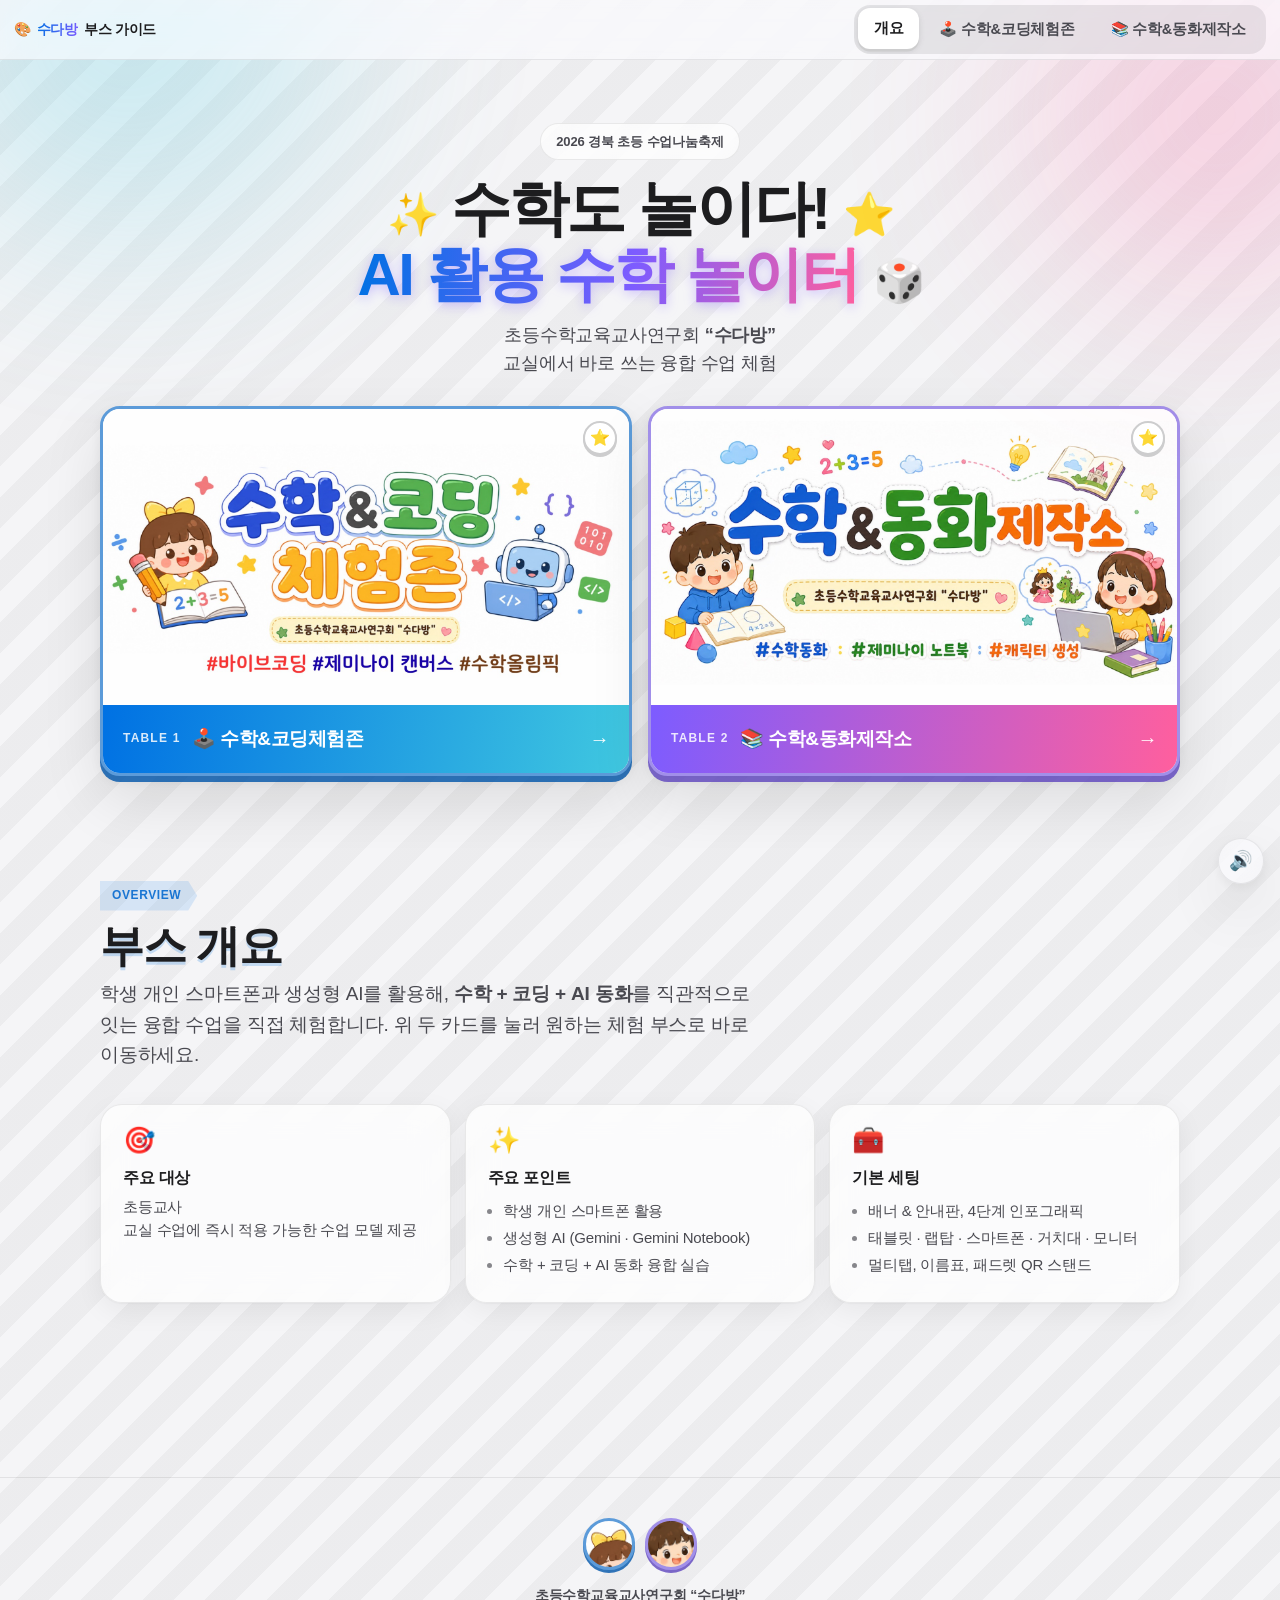
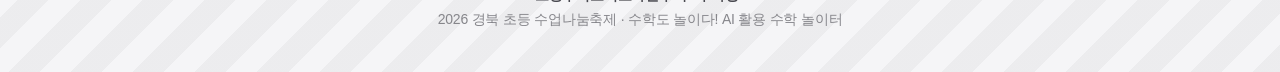
<file: index.html>
<!DOCTYPE html>
<html lang="ko">
<head>
<meta charset="UTF-8">
<meta name="viewport" content="width=device-width, initial-scale=1, viewport-fit=cover">
<meta name="theme-color" content="#f5f5f7" media="(prefers-color-scheme: light)">
<meta name="theme-color" content="#000000" media="(prefers-color-scheme: dark)">
<title>수학도 놀이다! AI 활용 수학 놀이터 · 수다방 부스 가이드</title>
<meta name="description" content="2026 경북 초등 수업나눔축제 · 초등수학교육교사연구회 수다방 부스 안내 가이드">
<link rel="icon" href="data:image/svg+xml,<svg xmlns='http://www.w3.org/2000/svg' viewBox='0 0 100 100'><text y='.9em' font-size='90'>🎨</text></svg>">
<link rel="stylesheet" href="css/site.css">
</head>
<body>

<!-- ══════════ NAV ══════════ -->
<nav class="nav">
  <div class="nav__brand">🎨 <b>수다방</b> <span>부스 가이드</span></div>
  <div class="nav__seg">
    <a href="index.html" class="on" data-sfx="nav">개요</a>
    <a href="table1.html" data-sfx="nav">🕹️ 수학&amp;코딩체험존</a>
    <a href="table2.html" data-sfx="nav">📚 수학&amp;동화제작소</a>
  </div>
</nav>

<!-- ══════════ HERO ══════════ -->
<header class="hero">
  <div class="wrap">
    <div class="hero__badge">2026 경북 초등 수업나눔축제</div>
    <h1><span class="sparkle sparkle--1" aria-hidden="true">✨</span> 수학도 놀이다! <span class="sparkle sparkle--2" aria-hidden="true">⭐</span><br><em>AI 활용 수학 놀이터</em> <span class="sparkle sparkle--3" aria-hidden="true">🎲</span></h1>
    <p>초등수학교육교사연구회 <strong>“수다방”</strong><br>교실에서 바로 쓰는 융합 수업 체험</p>
    <div class="hero__cards">
      <a class="hcard hcard--1" href="table1.html" data-sfx="tap">
        <span class="hcard__star" aria-hidden="true">⭐</span>
        <img src="img/hero-table1.jpg" alt="수학&코딩체험존" width="1600" height="900">
        <span class="hcard__b"><b>TABLE 1</b>🕹️ 수학&amp;코딩체험존<i>→</i></span>
      </a>
      <a class="hcard hcard--2" href="table2.html" data-sfx="tap">
        <span class="hcard__star" aria-hidden="true">⭐</span>
        <img src="img/hero-table2.jpg" alt="수학&동화제작소" width="1600" height="900">
        <span class="hcard__b"><b>TABLE 2</b>📚 수학&amp;동화제작소<i>→</i></span>
      </a>
    </div>
  </div>
</header>

<!-- ══════════ 개요 ══════════ -->
<section class="sec sec--tight" id="overview">
  <div class="wrap">
    <p class="eyebrow rv">Overview</p>
    <h2 class="rv">부스 개요</h2>
    <p class="lede rv">학생 개인 스마트폰과 생성형 AI를 활용해, <strong>수학 + 코딩 + AI 동화</strong>를 직관적으로 잇는 융합 수업을 직접 체험합니다. 위 두 카드를 눌러 원하는 체험 부스로 바로 이동하세요.</p>

    <div class="grid rv">
      <div class="card">
        <span class="card__ico">🎯</span>
        <h4>주요 대상</h4>
        <p>초등교사<br>교실 수업에 즉시 적용 가능한 수업 모델 제공</p>
      </div>
      <div class="card">
        <span class="card__ico">✨</span>
        <h4>주요 포인트</h4>
        <ul>
          <li>학생 개인 스마트폰 활용</li>
          <li>생성형 AI (Gemini · Gemini Notebook)</li>
          <li>수학 + 코딩 + AI 동화 융합 실습</li>
        </ul>
      </div>
      <div class="card">
        <span class="card__ico">🧰</span>
        <h4>기본 세팅</h4>
        <ul>
          <li>배너 &amp; 안내판, 4단계 인포그래픽</li>
          <li>태블릿 · 랩탑 · 스마트폰 · 거치대 · 모니터</li>
          <li>멀티탭, 이름표, 패드렛 QR 스탠드</li>
        </ul>
      </div>
    </div>
  </div>
</section>

<!-- ══════════ FOOTER ══════════ -->
<footer class="foot">
  <div class="wrap">
    <div class="foot__mascots" aria-hidden="true">
      <span class="mascot mascot--1" style="background-image:url(img/hero-table1.jpg); background-size:362px 203px; background-position:-23px -52px"></span>
      <span class="mascot mascot--2" style="background-image:url(img/hero-table2.jpg); background-size:378px 213px; background-position:-17px -83px"></span>
    </div>
    <p><strong>초등수학교육교사연구회 “수다방”</strong><br>
    2026 경북 초등 수업나눔축제 · 수학도 놀이다! AI 활용 수학 놀이터</p>
  </div>
</footer>

<!-- ══════════ SOUND TOGGLE ══════════ -->
<button class="sfx" id="sfxBtn" aria-label="효과음 켜기/끄기" title="효과음">🔊</button>

<script src="js/site.js"></script>
</body>
</html>
</file>
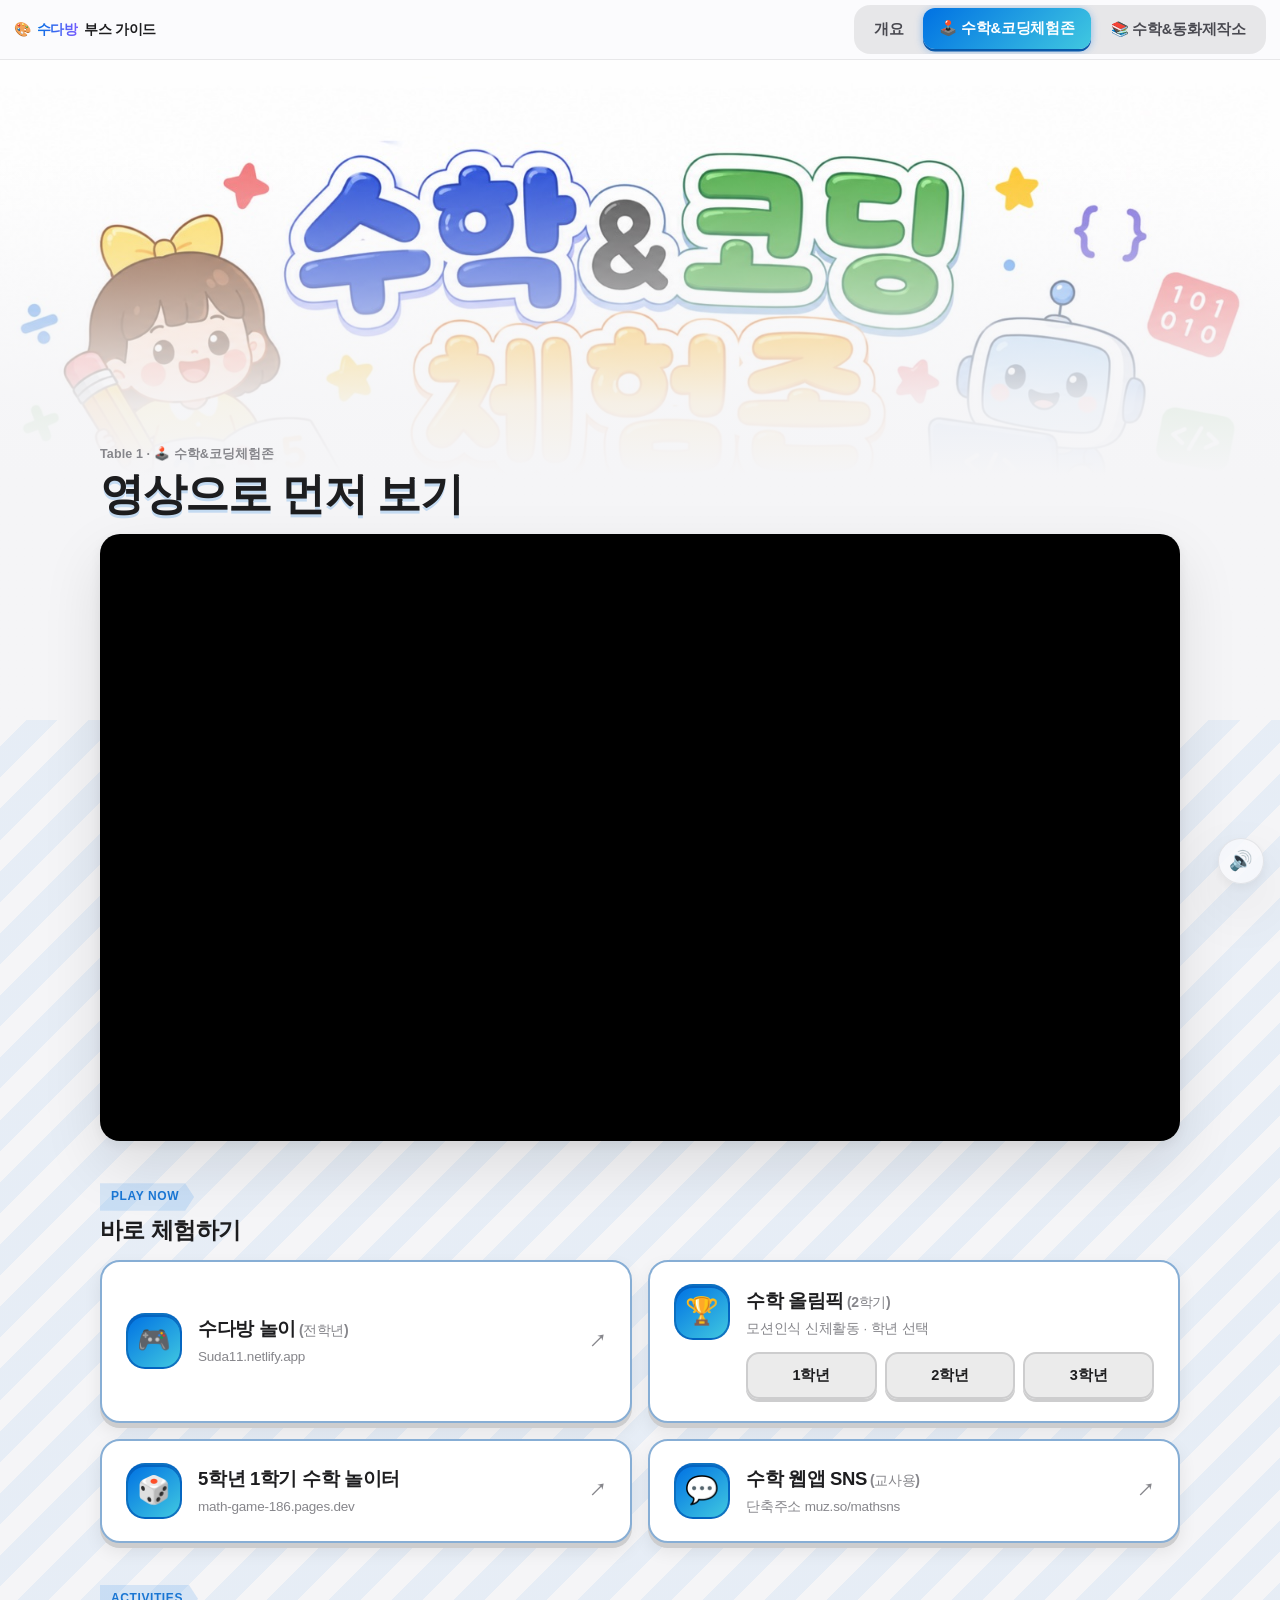
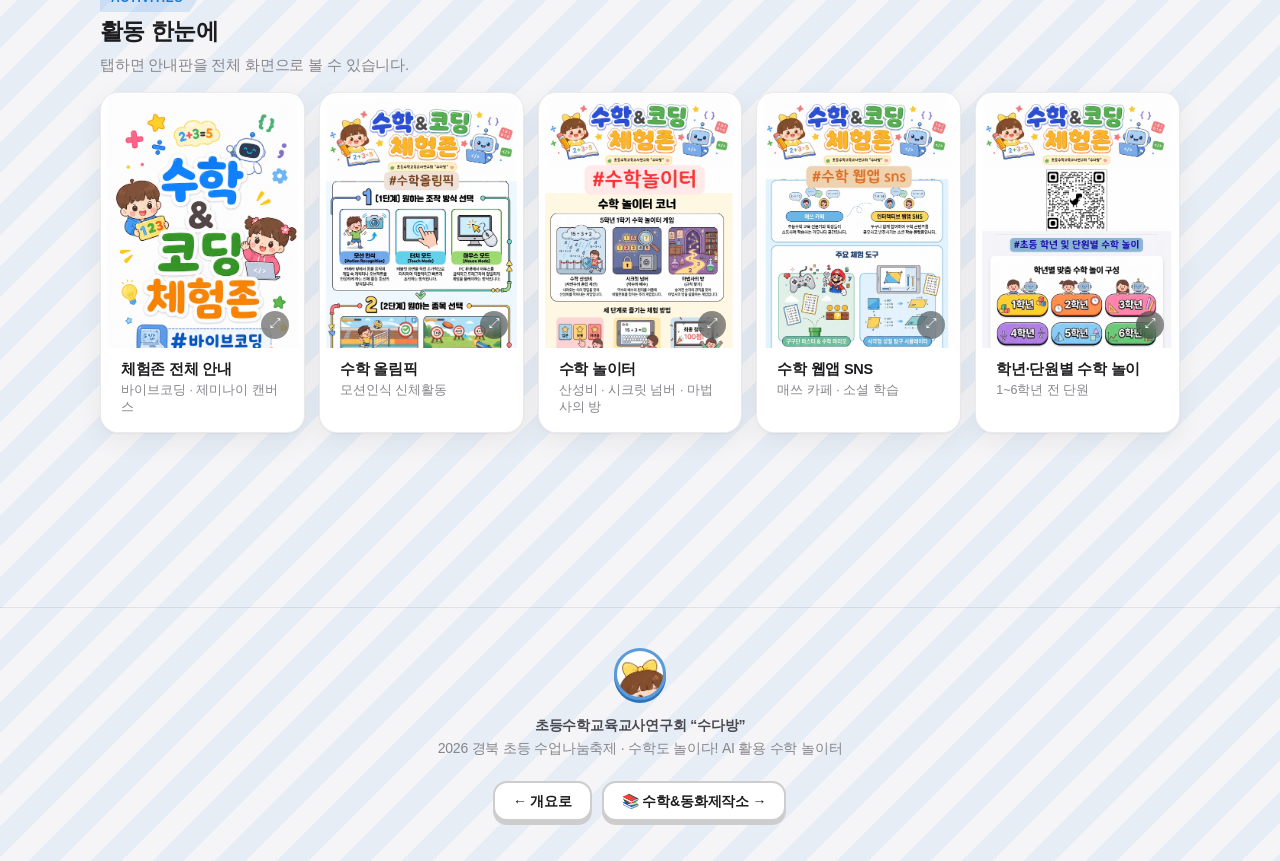
<file: table1.html>
<!DOCTYPE html>
<html lang="ko">
<head>
<meta charset="UTF-8">
<meta name="viewport" content="width=device-width, initial-scale=1, viewport-fit=cover">
<meta name="theme-color" content="#f5f5f7" media="(prefers-color-scheme: light)">
<meta name="theme-color" content="#000000" media="(prefers-color-scheme: dark)">
<title>수학&amp;코딩체험존 · 수다방 부스 가이드</title>
<meta name="description" content="바이브코딩 · 제미나이 캔버스 · 학년별 수학 올림픽 — 수학&코딩체험존 체험 안내">
<link rel="icon" href="data:image/svg+xml,<svg xmlns='http://www.w3.org/2000/svg' viewBox='0 0 100 100'><text y='.9em' font-size='90'>🕹️</text></svg>">
<link rel="stylesheet" href="css/site.css">
</head>
<body class="t1">

<!-- ══════════ NAV ══════════ -->
<nav class="nav">
  <div class="nav__brand">🎨 <b>수다방</b> <span>부스 가이드</span></div>
  <div class="nav__seg">
    <a href="index.html" data-sfx="nav">개요</a>
    <a href="table1.html" class="on" data-sfx="nav">🕹️ 수학&amp;코딩체험존</a>
    <a href="table2.html" data-sfx="nav">📚 수학&amp;동화제작소</a>
  </div>
</nav>

<!-- ══════════ 테이블 1 ══════════ -->
<section class="sec tbl t1" id="table1">
  <div class="tbl__bg" aria-hidden="true">
    <img src="img/hero-table1.jpg" alt="" loading="eager" width="1600" height="900">
  </div>
  <h1 class="sr">수학&amp;코딩체험존 — #바이브코딩 #제미나이 캔버스 #수학올림픽</h1>
  <div class="wrap">
    <div class="sub sub--first rv">
      <p class="sub__k">Table 1 · 🕹️ 수학&amp;코딩체험존</p>
      <h2>영상으로 먼저 보기</h2>
    </div>

    <div class="video-wrap rv">
      <iframe src="https://www.youtube.com/embed/5dc-b1eIc68" title="바이브코딩 수학놀이 안내 영상" loading="lazy" referrerpolicy="strict-origin-when-cross-origin" allow="accelerometer; autoplay; clipboard-write; encrypted-media; gyroscope; picture-in-picture" allowfullscreen></iframe>
    </div>

    <div class="sub rv">
      <p class="sub__k">Play now</p>
      <h3>바로 체험하기</h3>
    </div>
    <div class="links rv" style="--cols:2">
      <a class="link" href="https://Suda11.netlify.app" target="_blank" rel="noopener" data-sfx="link">
        <span class="link__ico">🎮</span>
        <span class="link__tx"><b>수다방 놀이<em>(전학년)</em></b><span>Suda11.netlify.app</span></span>
        <span class="link__arw">↗</span>
      </a>

      <div class="link linkgrp t1">
        <span class="link__ico">🏆</span>
        <span class="link__tx">
          <b>수학 올림픽<em>(2학기)</em></b>
          <span>모션인식 신체활동 · 학년 선택</span>
          <span class="pills">
            <a href="https://motion-math-olympics-1st.vercel.app/index.html" target="_blank" rel="noopener" data-sfx="link">1학년</a>
            <a href="https://motion-math-olympics.vercel.app/index.html" target="_blank" rel="noopener" data-sfx="link">2학년</a>
            <a href="https://motion-math-olympics-3rd.vercel.app/index.html" target="_blank" rel="noopener" data-sfx="link">3학년</a>
          </span>
        </span>
      </div>

      <a class="link" href="https://math-game-186.pages.dev/semester1/" target="_blank" rel="noopener" data-sfx="link">
        <span class="link__ico">🎲</span>
        <span class="link__tx"><b>5학년 1학기 수학 놀이터</b><span>math-game-186.pages.dev</span></span>
        <span class="link__arw">↗</span>
      </a>
      <a class="link" href="https://math-sns.vercel.app/" target="_blank" rel="noopener" data-sfx="link">
        <span class="link__ico">💬</span>
        <span class="link__tx"><b>수학 웹앱 SNS<em>(교사용)</em></b><span>단축주소 muz.so/mathsns</span></span>
        <span class="link__arw">↗</span>
      </a>
    </div>

    <div class="sub rv">
      <p class="sub__k">Activities</p>
      <h3>활동 한눈에</h3>
      <p class="muted" style="font-size:15px;margin:4px 0 0">탭하면 안내판을 전체 화면으로 볼 수 있습니다.</p>
    </div>
    <div class="posters rv" style="--cols:5">
      <button class="poster" data-src="img/zone-overview.jpg" data-cap="수학&코딩체험존 — 부스 전체 안내" data-sfx="open">
        <span class="poster__img"><img src="img/zone-overview.jpg" alt="수학&코딩체험존 전체 안내" loading="lazy"><span class="poster__zoom">⤢</span></span>
        <span class="poster__cap"><b>체험존 전체 안내</b><span>바이브코딩 · 제미나이 캔버스</span></span>
      </button>
      <button class="poster" data-src="img/zone-olympics.jpg" data-cap="수학 올림픽 — 조작 방식 선택 → 종목 선택" data-sfx="open">
        <span class="poster__img"><img src="img/zone-olympics.jpg" alt="수학 올림픽 안내" loading="lazy"><span class="poster__zoom">⤢</span></span>
        <span class="poster__cap"><b>수학 올림픽</b><span>모션인식 신체활동</span></span>
      </button>
      <button class="poster" data-src="img/zone-playground.jpg" data-cap="수학 놀이터 — 수학 산성비 · 시크릿 넘버 · 마법사의 방" data-sfx="open">
        <span class="poster__img"><img src="img/zone-playground.jpg" alt="수학 놀이터 안내" loading="lazy"><span class="poster__zoom">⤢</span></span>
        <span class="poster__cap"><b>수학 놀이터</b><span>산성비 · 시크릿 넘버 · 마법사의 방</span></span>
      </button>
      <button class="poster" data-src="img/zone-sns.jpg" data-cap="수학 웹앱 SNS — 매쓰 카페와 인터랙티브 학습 플랫폼" data-sfx="open">
        <span class="poster__img"><img src="img/zone-sns.jpg" alt="수학 웹앱 SNS 안내" loading="lazy"><span class="poster__zoom">⤢</span></span>
        <span class="poster__cap"><b>수학 웹앱 SNS</b><span>매쓰 카페 · 소셜 학습</span></span>
      </button>
      <button class="poster" data-src="img/zone-grades.jpg" data-cap="학년 및 단원별 수학 놀이 — 1~6학년 전 단원" data-sfx="open">
        <span class="poster__img"><img src="img/zone-grades.jpg" alt="학년 및 단원별 수학 놀이 안내" loading="lazy"><span class="poster__zoom">⤢</span></span>
        <span class="poster__cap"><b>학년·단원별 수학 놀이</b><span>1~6학년 전 단원</span></span>
      </button>
    </div>
  </div>
</section>

<!-- ══════════ FOOTER ══════════ -->
<footer class="foot">
  <div class="wrap">
    <div class="foot__mascots" aria-hidden="true">
      <span class="mascot mascot--1" style="background-image:url(img/hero-table1.jpg); background-size:362px 203px; background-position:-23px -52px"></span>
    </div>
    <p><strong>초등수학교육교사연구회 “수다방”</strong><br>
    2026 경북 초등 수업나눔축제 · 수학도 놀이다! AI 활용 수학 놀이터</p>
    <div class="foot__actions">
      <a class="btn btn--ghost" href="index.html" data-sfx="nav">← 개요로</a>
      <a class="btn btn--ghost" href="table2.html" data-sfx="nav">📚 수학&amp;동화제작소 →</a>
    </div>
  </div>
</footer>

<!-- ══════════ SOUND TOGGLE ══════════ -->
<button class="sfx" id="sfxBtn" aria-label="효과음 켜기/끄기" title="효과음">🔊</button>

<!-- ══════════ LIGHTBOX ══════════ -->
<div class="lb" id="lb" role="dialog" aria-modal="true" aria-label="안내판 크게 보기">
  <button class="lb__x" id="lbX" aria-label="닫기">✕</button>
  <div class="lb__img"><img id="lbImg" src="[data-uri]" alt=""></div>
  <p class="lb__cap" id="lbCap"></p>
</div>

<script src="js/site.js"></script>
</body>
</html>
</file>
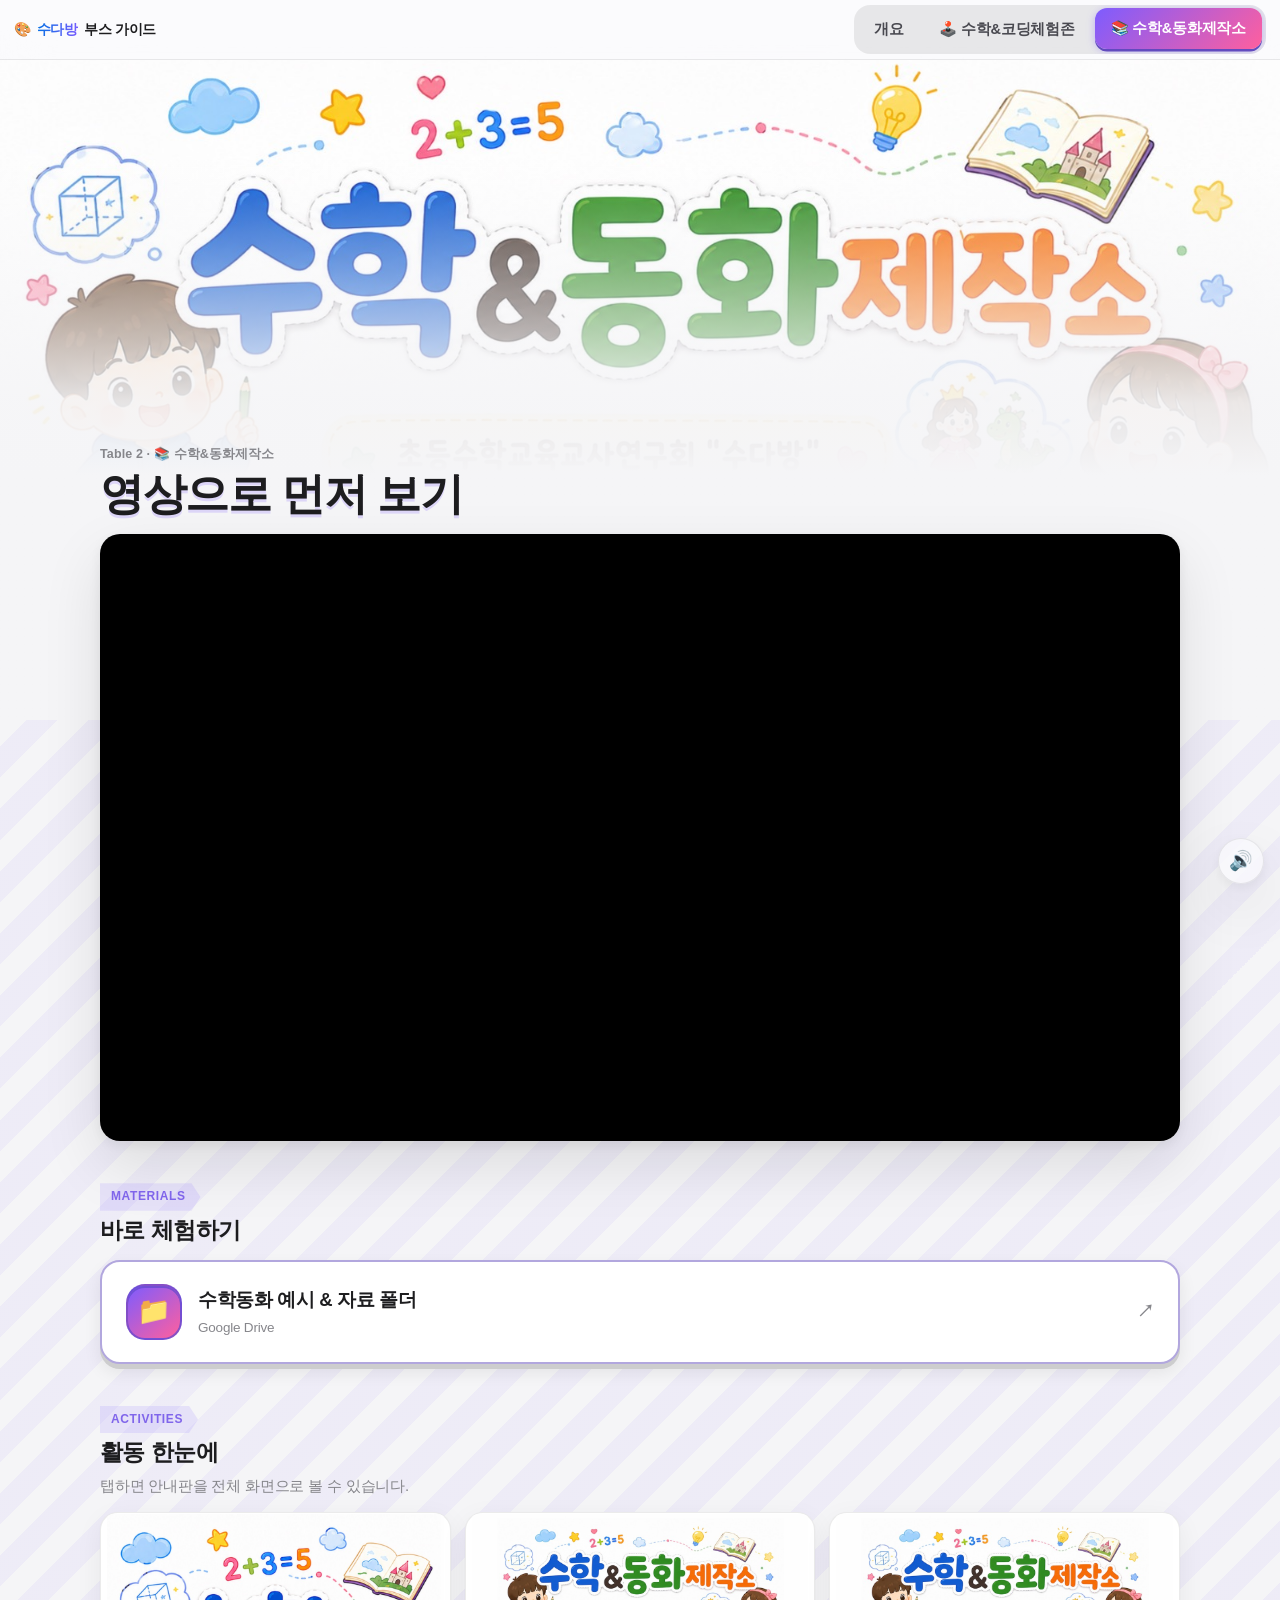
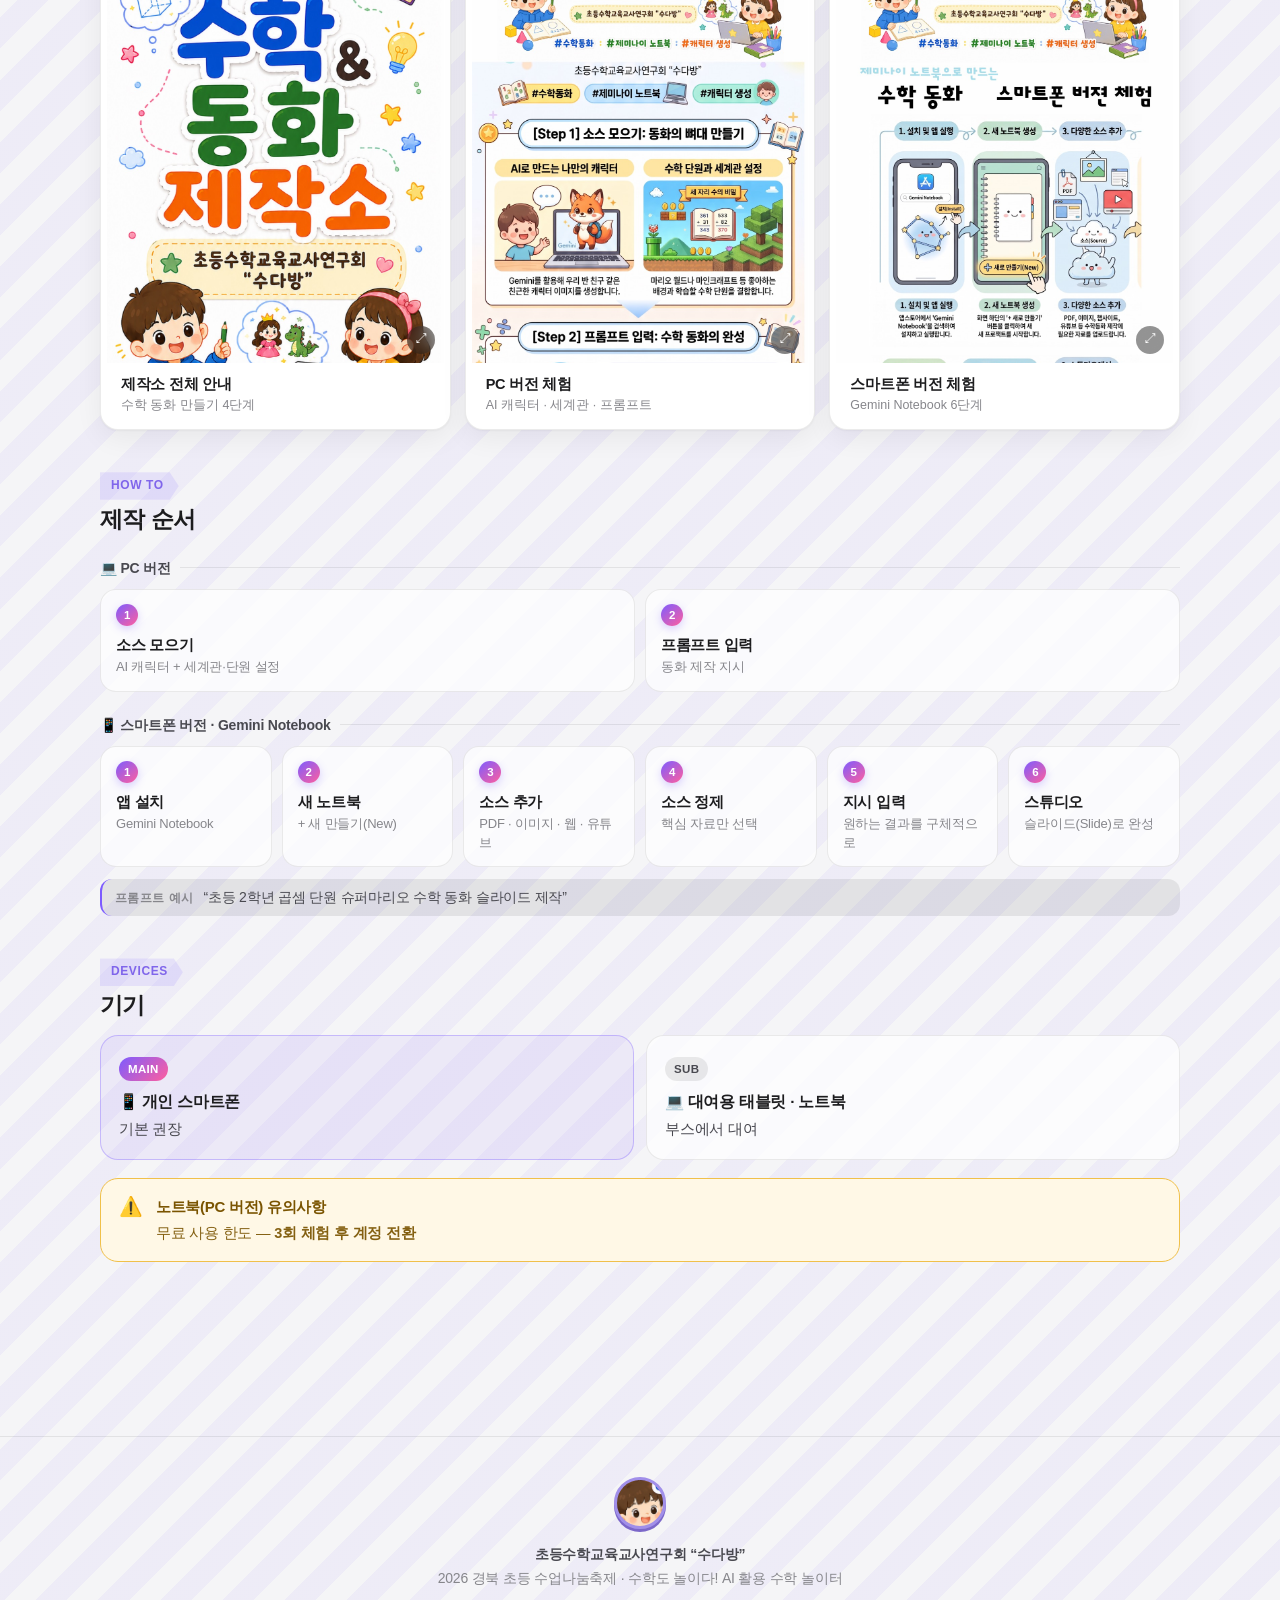
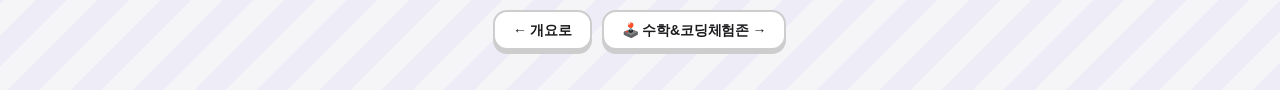
<file: table2.html>
<!DOCTYPE html>
<html lang="ko">
<head>
<meta charset="UTF-8">
<meta name="viewport" content="width=device-width, initial-scale=1, viewport-fit=cover">
<meta name="theme-color" content="#f5f5f7" media="(prefers-color-scheme: light)">
<meta name="theme-color" content="#000000" media="(prefers-color-scheme: dark)">
<title>수학&amp;동화제작소 · 수다방 부스 가이드</title>
<meta name="description" content="AI 캐릭터 생성 · 제미나이 노트북으로 만드는 수학 동화 — 수학&동화제작소 체험 안내">
<link rel="icon" href="data:image/svg+xml,<svg xmlns='http://www.w3.org/2000/svg' viewBox='0 0 100 100'><text y='.9em' font-size='90'>📚</text></svg>">
<link rel="stylesheet" href="css/site.css">
</head>
<body class="t2">

<!-- ══════════ NAV ══════════ -->
<nav class="nav">
  <div class="nav__brand">🎨 <b>수다방</b> <span>부스 가이드</span></div>
  <div class="nav__seg">
    <a href="index.html" data-sfx="nav">개요</a>
    <a href="table1.html" data-sfx="nav">🕹️ 수학&amp;코딩체험존</a>
    <a href="table2.html" class="on" data-sfx="nav">📚 수학&amp;동화제작소</a>
  </div>
</nav>

<!-- ══════════ 테이블 2 ══════════ -->
<section class="sec tbl t2" id="table2">
  <div class="tbl__bg" aria-hidden="true">
    <img src="img/hero-table2.jpg" alt="" loading="eager" width="1600" height="900">
  </div>
  <h1 class="sr">수학&amp;동화제작소 — #수학동화 #제미나이 노트북 #캐릭터 생성</h1>
  <div class="wrap">
    <div class="sub sub--first rv">
      <p class="sub__k">Table 2 · 📚 수학&amp;동화제작소</p>
      <h2>영상으로 먼저 보기</h2>
    </div>

    <div class="video-wrap rv">
      <iframe src="https://www.youtube.com/embed/keJg6IwIRgQ" title="수학동화 제작 체험 안내 영상" loading="lazy" referrerpolicy="strict-origin-when-cross-origin" allow="accelerometer; autoplay; clipboard-write; encrypted-media; gyroscope; picture-in-picture" allowfullscreen></iframe>
    </div>

    <div class="sub rv">
      <p class="sub__k">Materials</p>
      <h3>바로 체험하기</h3>
    </div>
    <div class="links rv">
      <a class="link link--wide" href="https://drive.google.com/drive/folders/1bU9qbx4ymnfs-NqPjFu6iB1A3t8jz-LW?usp=sharing" target="_blank" rel="noopener" data-sfx="link">
        <span class="link__ico">📁</span>
        <span class="link__tx"><b>수학동화 예시 &amp; 자료 폴더</b><span>Google Drive</span></span>
        <span class="link__arw">↗</span>
      </a>
    </div>

    <div class="sub rv">
      <p class="sub__k">Activities</p>
      <h3>활동 한눈에</h3>
      <p class="muted" style="font-size:15px;margin:4px 0 0">탭하면 안내판을 전체 화면으로 볼 수 있습니다.</p>
    </div>
    <div class="posters rv" style="--cols:3">
      <button class="poster" data-src="img/studio-overview.jpg" data-cap="수학&동화제작소 — 부스 전체 안내" data-sfx="open">
        <span class="poster__img"><img src="img/studio-overview.jpg" alt="수학&동화제작소 전체 안내" loading="lazy"><span class="poster__zoom">⤢</span></span>
        <span class="poster__cap"><b>제작소 전체 안내</b><span>수학 동화 만들기 4단계</span></span>
      </button>
      <button class="poster" data-src="img/studio-pc.jpg" data-cap="PC 버전 체험 — Step 1 소스 모으기 → Step 2 프롬프트 입력" data-sfx="open">
        <span class="poster__img"><img src="img/studio-pc.jpg" alt="PC 버전 체험 안내" loading="lazy"><span class="poster__zoom">⤢</span></span>
        <span class="poster__cap"><b>PC 버전 체험</b><span>AI 캐릭터 · 세계관 · 프롬프트</span></span>
      </button>
      <button class="poster" data-src="img/studio-mobile.jpg" data-cap="스마트폰 버전 체험 — Gemini Notebook 6단계" data-sfx="open">
        <span class="poster__img"><img src="img/studio-mobile.jpg" alt="스마트폰 버전 체험 안내" loading="lazy"><span class="poster__zoom">⤢</span></span>
        <span class="poster__cap"><b>스마트폰 버전 체험</b><span>Gemini Notebook 6단계</span></span>
      </button>
    </div>

    <div class="sub rv">
      <p class="sub__k">How to</p>
      <h3>제작 순서</h3>
    </div>

    <p class="lane rv">💻 PC 버전</p>
    <div class="sgrid rv">
      <div class="sitem"><i>1</i><b>소스 모으기</b><span>AI 캐릭터 + 세계관·단원 설정</span></div>
      <div class="sitem"><i>2</i><b>프롬프트 입력</b><span>동화 제작 지시</span></div>
    </div>

    <p class="lane rv">📱 스마트폰 버전 · Gemini Notebook</p>
    <div class="sgrid rv">
      <div class="sitem"><i>1</i><b>앱 설치</b><span>Gemini Notebook</span></div>
      <div class="sitem"><i>2</i><b>새 노트북</b><span>+ 새 만들기(New)</span></div>
      <div class="sitem"><i>3</i><b>소스 추가</b><span>PDF · 이미지 · 웹 · 유튜브</span></div>
      <div class="sitem"><i>4</i><b>소스 정제</b><span>핵심 자료만 선택</span></div>
      <div class="sitem"><i>5</i><b>지시 입력</b><span>원하는 결과를 구체적으로</span></div>
      <div class="sitem"><i>6</i><b>스튜디오</b><span>슬라이드(Slide)로 완성</span></div>
    </div>
    <p class="quote quote--wide rv"><b>프롬프트 예시</b> “초등 2학년 곱셈 단원 슈퍼마리오 수학 동화 슬라이드 제작”</p>

    <div class="sub rv">
      <p class="sub__k">Devices</p>
      <h3>기기</h3>
    </div>
    <div class="devs rv">
      <div class="dev dev--main"><span class="pill">MAIN</span><b>📱 개인 스마트폰</b><span>기본 권장</span></div>
      <div class="dev"><span class="pill">SUB</span><b>💻 대여용 태블릿 · 노트북</b><span>부스에서 대여</span></div>
    </div>
    <div class="warn rv">
      <span style="font-size:19px;line-height:1.3">⚠️</span>
      <div><b>노트북(PC 버전) 유의사항</b>
      <p>무료 사용 한도 — <strong>3회 체험 후 계정 전환</strong></p></div>
    </div>
  </div>
</section>

<!-- ══════════ FOOTER ══════════ -->
<footer class="foot">
  <div class="wrap">
    <div class="foot__mascots" aria-hidden="true">
      <span class="mascot mascot--2" style="background-image:url(img/hero-table2.jpg); background-size:378px 213px; background-position:-17px -83px"></span>
    </div>
    <p><strong>초등수학교육교사연구회 “수다방”</strong><br>
    2026 경북 초등 수업나눔축제 · 수학도 놀이다! AI 활용 수학 놀이터</p>
    <div class="foot__actions">
      <a class="btn btn--ghost" href="index.html" data-sfx="nav">← 개요로</a>
      <a class="btn btn--ghost" href="table1.html" data-sfx="nav">🕹️ 수학&amp;코딩체험존 →</a>
    </div>
  </div>
</footer>

<!-- ══════════ SOUND TOGGLE ══════════ -->
<button class="sfx" id="sfxBtn" aria-label="효과음 켜기/끄기" title="효과음">🔊</button>

<!-- ══════════ LIGHTBOX ══════════ -->
<div class="lb" id="lb" role="dialog" aria-modal="true" aria-label="안내판 크게 보기">
  <button class="lb__x" id="lbX" aria-label="닫기">✕</button>
  <div class="lb__img"><img id="lbImg" src="[data-uri]" alt=""></div>
  <p class="lb__cap" id="lbCap"></p>
</div>

<script src="js/site.js"></script>
</body>
</html>
</file>
<file: css/site.css>
/* ============ Tokens ============ */
:root{
  --bg:#f5f5f7;
  --bg-2:#ffffff;
  --card:rgba(255,255,255,.72);
  --card-solid:#ffffff;
  --txt:#1d1d1f;
  --txt-2:#494950;
  --txt-3:#86868b;
  --sep:rgba(0,0,0,.08);
  --sep-2:rgba(0,0,0,.14);
  --nav:rgba(250,250,252,.72);
  --shadow:0 1px 2px rgba(0,0,0,.04), 0 8px 28px rgba(0,0,0,.06);
  --shadow-lg:0 4px 12px rgba(0,0,0,.06), 0 24px 60px rgba(0,0,0,.10);
  --t1a:#0071e3; --t1b:#40c8e0;
  --t2a:#7d5cff; --t2b:#ff5f9e;
  --warn-bg:#fff8e6; --warn-br:#f0c04a; --warn-tx:#7a5400;
  --r:22px;
  --nav-h:60px;
  --ease:cubic-bezier(.22,1,.36,1);
  /* 게임풍 '눌리는' 버튼의 아랫단 테두리 — 라이트/다크 모두 카드와 대비되도록 텍스트색 혼합 */
  --edge:color-mix(in srgb, var(--txt) 22%, var(--card-solid));
}
@media (prefers-color-scheme:dark){
  :root{
    --bg:#000000;
    --bg-2:#0a0a0c;
    --card:rgba(28,28,32,.66);
    --card-solid:#141417;
    --txt:#f5f5f7;
    --txt-2:#c8c8ce;
    --txt-3:#86868b;
    --sep:rgba(255,255,255,.10);
    --sep-2:rgba(255,255,255,.18);
    --nav:rgba(20,20,23,.68);
    --shadow:0 1px 2px rgba(0,0,0,.5), 0 8px 28px rgba(0,0,0,.45);
    --shadow-lg:0 4px 12px rgba(0,0,0,.5), 0 24px 60px rgba(0,0,0,.6);
    --t1a:#2f9bff; --t1b:#5fdcf0;
    --t2a:#9d81ff; --t2b:#ff7fb2;
    --warn-bg:#2a2312; --warn-br:#8a6d1f; --warn-tx:#f0d493;
  }
}

*,*::before,*::after{box-sizing:border-box}
html{-webkit-text-size-adjust:100%; scroll-behavior:smooth}
@media (prefers-reduced-motion:reduce){html{scroll-behavior:auto}}
body{
  margin:0; background-color:var(--bg); color:var(--txt);
  font-family:-apple-system,BlinkMacSystemFont,"SF Pro Text","Apple SD Gothic Neo","Pretendard","Noto Sans KR","Malgun Gothic",sans-serif;
  font-size:17px; line-height:1.62; letter-spacing:-.012em;
  -webkit-font-smoothing:antialiased; text-rendering:optimizeLegibility;
  overflow-x:hidden;
  /* 파티장 캔디스트라이프 — 아주 은은하게, 카드 배경(불투명)에는 묻혀서 안 보이고
     빈 여백에서만 살짝 텍스처로 드러남 */
  background-image:repeating-linear-gradient(135deg,
    color-mix(in srgb, var(--txt) 4%, transparent) 0 22px,
    transparent 22px 44px);
}
body.t1{ background-image:repeating-linear-gradient(135deg, color-mix(in srgb, var(--t1a) 6%, transparent) 0 22px, transparent 22px 44px) }
body.t2{ background-image:repeating-linear-gradient(135deg, color-mix(in srgb, var(--t2a) 6%, transparent) 0 22px, transparent 22px 44px) }
img{max-width:100%; display:block}
a{color:inherit; text-decoration:none}
button{font:inherit; color:inherit; border:0; background:none; cursor:pointer}

/* ============ Nav ============ */
.nav{
  position:fixed; inset:0 0 auto 0; z-index:900; height:var(--nav-h);
  background:var(--nav);
  -webkit-backdrop-filter:saturate(180%) blur(22px); backdrop-filter:saturate(180%) blur(22px);
  border-bottom:1px solid var(--sep);
  display:flex; align-items:center; gap:14px;
  padding:0 max(14px, env(safe-area-inset-left)) 0 max(14px, env(safe-area-inset-right));
}
.nav__brand{
  font-size:14px; font-weight:600; letter-spacing:-.02em; white-space:nowrap;
  display:flex; align-items:center; gap:6px; flex:0 0 auto;
}
.nav__brand b{
  background:linear-gradient(100deg,var(--t1a),var(--t2a));
  -webkit-background-clip:text; background-clip:text; color:transparent; font-weight:700;
}
.nav__seg{
  display:flex; gap:4px; align-items:center; margin-left:auto;
  overflow-x:auto; scrollbar-width:none; -ms-overflow-style:none;
  padding:4px; border-radius:16px; background:var(--sep); flex:0 1 auto;
}
.nav__seg::-webkit-scrollbar{display:none}
.nav__seg a{
  flex:0 0 auto;
  font-size:14.5px; font-weight:800; letter-spacing:-.015em; color:var(--txt-2);
  padding:9px 16px; border-radius:12px; white-space:nowrap;
  transition:background .25s var(--ease), color .25s var(--ease), transform .15s var(--ease), box-shadow .2s var(--ease);
}
/* 선택된 탭 = 눌린 듯 입체감 있는 '스테이지 버튼' */
.nav__seg a.on{
  background:var(--card-solid); color:var(--txt);
  box-shadow:0 2.5px 0 var(--edge), 0 2px 6px rgba(0,0,0,.12);
  transform:translateY(-1px);
}
body.t1 .nav__seg a.on{
  background:linear-gradient(135deg,var(--t1a),var(--t1b)); color:#fff;
  box-shadow:0 2.5px 0 color-mix(in srgb, var(--t1a) 70%, black 25%), 0 2px 8px color-mix(in srgb, var(--t1a) 40%, transparent);
}
body.t2 .nav__seg a.on{
  background:linear-gradient(135deg,var(--t2a),var(--t2b)); color:#fff;
  box-shadow:0 2.5px 0 color-mix(in srgb, var(--t2a) 70%, black 25%), 0 2px 8px color-mix(in srgb, var(--t2a) 40%, transparent);
}
.nav__seg a:active{ transform:translateY(1.5px) scale(.97); box-shadow:0 0.5px 0 var(--edge) }
@media (max-width:560px){
  .nav__brand span{display:none}
  .nav__seg{margin-left:0; flex:1 1 auto}
  .nav__seg a{ font-size:13.5px; padding:8px 12px }
}

/* ============ Layout ============ */
.wrap{ width:min(1080px, 100% - 40px); margin-inline:auto }
@media (max-width:600px){ .wrap{ width:calc(100% - 32px) } }

section{ scroll-margin-top:calc(var(--nav-h) + 12px) }
.sec{ padding:clamp(40px,7vw,84px) 0 }
.sec + .sec{ padding-top:0 }
.sec--tight{ padding-top:clamp(18px,3vw,32px) }

/* 리본/현수막 모양 태그 — 파티장 배너 느낌, 은은한 색으로 */
.eyebrow{
  display:inline-block; font-size:12px; font-weight:800; letter-spacing:.05em; text-transform:uppercase;
  color:color-mix(in srgb, var(--t1a) 80%, black 8%);
  background:color-mix(in srgb, var(--t1a) 13%, transparent);
  margin:0 0 10px; padding:5px 16px 5px 12px;
  clip-path:polygon(0 0, calc(100% - 9px) 0, 100% 50%, calc(100% - 9px) 100%, 0 100%);
}
body.t2 .eyebrow{ color:color-mix(in srgb, var(--t2a) 80%, black 8%); background:color-mix(in srgb, var(--t2a) 13%, transparent) }
h2{
  margin:0 0 8px; font-size:clamp(28px,5.2vw,44px); font-weight:700;
  letter-spacing:-.032em; line-height:1.15;
  /* 살짝 통통 튀는 '스티커 로고' 느낌 — 컬러 그림자 한 겹만, 은은하게 */
  text-shadow:0 3px 0 color-mix(in srgb, var(--t1a) 20%, transparent);
}
body.t2 h2{ text-shadow:0 3px 0 color-mix(in srgb, var(--t2a) 20%, transparent) }
h3{ margin:0 0 6px; font-size:clamp(19px,2.6vw,23px); font-weight:650; letter-spacing:-.024em; line-height:1.3 }
h4{ margin:0 0 4px; font-size:16px; font-weight:640; letter-spacing:-.018em }
.lede{ margin:0 0 34px; font-size:clamp(16px,2.1vw,19px); color:var(--txt-2); max-width:62ch; line-height:1.6 }
.muted{ color:var(--txt-3) }

/* ============ Hero (landing) ============ */
.hero{
  position:relative; overflow:hidden;
  padding:calc(var(--nav-h) + clamp(30px,7vh,64px)) 0 clamp(40px,7vw,72px);
  text-align:center;
}
.hero::before,.hero::after{
  content:""; position:absolute; border-radius:50%; filter:blur(80px); opacity:.30; pointer-events:none;
}
.hero::before{ width:52vmax; height:52vmax; top:-24vmax; left:-16vmax; background:radial-gradient(circle,var(--t1b),transparent 68%) }
.hero::after{ width:46vmax; height:46vmax; top:-14vmax; right:-18vmax; background:radial-gradient(circle,var(--t2b),transparent 68%) }
.hero > *{ position:relative }
.hero__badge{
  display:inline-flex; align-items:center; gap:7px; font-size:13px; font-weight:600; letter-spacing:-.01em;
  color:var(--txt-2); background:var(--card); border:1px solid var(--sep);
  -webkit-backdrop-filter:blur(14px); backdrop-filter:blur(14px);
  padding:7px 15px; border-radius:99px; margin-bottom:16px;
}
.hero h1{
  margin:0; font-size:clamp(32px,7vw,60px); font-weight:700;
  letter-spacing:-.04em; line-height:1.1;
}
.hero h1 em{
  font-style:normal;
  background:linear-gradient(96deg,var(--t1a) 0%, var(--t2a) 55%, var(--t2b) 100%);
  -webkit-background-clip:text; background-clip:text; color:transparent;
  /* 부드러운 블러 그림자 하나만 — 딱딱한 오프셋 겹은 투명 텍스트 위에서 유령처럼 겹쳐 보여서 제외 */
  filter:drop-shadow(0 3px 6px color-mix(in srgb, var(--t2a) 35%, transparent));
}
.hero p{ margin:14px auto 0; font-size:clamp(15px,2vw,18px); color:var(--txt-2); max-width:34ch; line-height:1.55 }

/* 반짝이는 장식 — 은은하게 2~3개만, 헤드라인 주변에 */
.sparkle{
  display:inline-block; font-size:.7em; line-height:1; transform-origin:center;
  animation:twinkle 2.6s ease-in-out infinite;
}
.sparkle--2{ animation-delay:.9s }
.sparkle--3{ animation-delay:1.7s }
@keyframes twinkle{
  0%,100%{ opacity:.55; transform:scale(.85) rotate(-6deg) }
  50%{ opacity:1; transform:scale(1.08) rotate(6deg) }
}
@media (prefers-reduced-motion:reduce){ .sparkle{ animation:none } }

/* 서브페이지 진입 카드 — 랜딩의 핵심 액션 */
.hero__cards{
  display:grid; gap:16px; margin:28px auto 0; text-align:left;
  grid-template-columns:repeat(auto-fit,minmax(min(100%,360px),1fr));
}
/* 콘솔 게임 카트리지처럼 두꺼운 테두리 + 눌리는 입체 버튼 + 살짝 광택 스윕 */
.hcard{
  position:relative; display:block; border-radius:20px; overflow:hidden; background:#fff;
  border:3px solid var(--edge); box-shadow:0 6px 0 var(--edge), var(--shadow-lg);
  transition:transform .2s var(--ease), box-shadow .2s var(--ease);
}
.hcard::after{
  content:""; position:absolute; inset:0; z-index:2; pointer-events:none;
  background:linear-gradient(115deg, transparent 32%, rgba(255,255,255,.4) 46%, rgba(255,255,255,.4) 54%, transparent 68%);
  transform:translateX(-130%);
}
.hcard:hover::after{ transform:translateX(130%); transition:transform .7s var(--ease) }
/* 코너 별 배지 — 두 카드 모두, 과하지 않게 아이콘 하나씩만 */
.hcard__star{
  position:absolute; top:12px; right:12px; z-index:3;
  width:34px; height:34px; border-radius:50%;
  background:var(--card-solid); border:2px solid var(--edge);
  display:grid; place-items:center; font-size:16px;
  box-shadow:0 2px 0 var(--edge);
}
.hcard--1{ border-color:color-mix(in srgb,var(--t1a) 55%, var(--edge)); box-shadow:0 6px 0 color-mix(in srgb,var(--t1a) 60%, black 20%), var(--shadow-lg) }
.hcard--2{ border-color:color-mix(in srgb,var(--t2a) 55%, var(--edge)); box-shadow:0 6px 0 color-mix(in srgb,var(--t2a) 60%, black 20%), var(--shadow-lg) }
.hcard:hover{ transform:translateY(-3px) }
.hcard:active{
  transform:translateY(4px);
  box-shadow:0 1px 0 var(--edge), var(--shadow);
}
.hcard--1:active{ box-shadow:0 1px 0 color-mix(in srgb,var(--t1a) 60%, black 20%), var(--shadow) }
.hcard--2:active{ box-shadow:0 1px 0 color-mix(in srgb,var(--t2a) 60%, black 20%), var(--shadow) }
.hcard img{ width:100%; height:auto; display:block; aspect-ratio:16/9; object-fit:cover }
.hcard__b{
  display:flex; align-items:center; gap:11px; padding:18px 20px; color:#fff;
  font-size:19px; font-weight:800; letter-spacing:-.02em;
}
.hcard--1 .hcard__b{ background:linear-gradient(100deg,var(--t1a),var(--t1b)) }
.hcard--2 .hcard__b{ background:linear-gradient(100deg,var(--t2a),var(--t2b)) }
.hcard__b b{ font-size:12px; font-weight:800; letter-spacing:.1em; opacity:.85 }
.hcard__b i{ margin-left:auto; font-style:normal; font-size:20px; opacity:.95; transition:transform .25s var(--ease) }
.hcard:hover .hcard__b i{ transform:translateX(5px) }

.btn{
  display:inline-flex; align-items:center; gap:8px; min-height:46px;
  padding:0 22px; border-radius:14px; font-size:16px; font-weight:750; letter-spacing:-.015em;
  transition:transform .14s var(--ease), box-shadow .14s var(--ease);
  will-change:transform;
}
.btn--ghost{
  position:relative; overflow:hidden;
  background:var(--card-solid); color:var(--txt);
  border:2px solid var(--edge); box-shadow:0 4px 0 var(--edge);
}
.btn--ghost::after{
  content:""; position:absolute; inset:0; pointer-events:none;
  background:linear-gradient(115deg, transparent 32%, rgba(255,255,255,.5) 46%, rgba(255,255,255,.5) 54%, transparent 68%);
  transform:translateX(-140%);
}
.btn--ghost:hover::after{ transform:translateX(140%); transition:transform .6s var(--ease) }
.btn--ghost:hover{ transform:translateY(-1px); box-shadow:0 5px 0 var(--edge) }
.btn:active{ transform:translateY(4px); box-shadow:0 0 0 var(--edge) }

/* ============ Cards & grids ============ */
.grid{ display:grid; gap:14px; grid-template-columns:repeat(auto-fit,minmax(min(100%,270px),1fr)) }
.grid--2{ grid-template-columns:repeat(auto-fit,minmax(min(100%,340px),1fr)) }

.card{
  background:var(--card); border:1px solid var(--sep); border-radius:var(--r);
  -webkit-backdrop-filter:blur(18px); backdrop-filter:blur(18px);
  padding:22px; box-shadow:var(--shadow);
  transition:transform .3s var(--ease), box-shadow .3s var(--ease);
}
.card__ico{ font-size:26px; line-height:1; margin-bottom:12px; display:block }
.card p{ margin:0; color:var(--txt-2); font-size:15px; line-height:1.55 }
.card ul{ margin:8px 0 0; padding-left:1.05em; color:var(--txt-2); font-size:15px; line-height:1.6 }
.card ul li{ margin:3px 0 }
.card ul li::marker{ color:var(--txt-3) }

/* ============ 서브페이지 배경 배너 ============ */
.tbl{ position:relative; isolation:isolate; padding-top:0 }
/* 원본이 1600px이라 1400px에서 멈추면 확대되지 않고 항상 선명 */
.tbl__bg{
  position:absolute; top:0; left:50%; transform:translateX(-50%);
  width:min(100%,1400px); aspect-ratio:16/9;
  z-index:-1; pointer-events:none; user-select:none;
}
.tbl__bg img{ width:100%; height:100%; object-fit:cover; object-position:center top }
.tbl__bg::after{
  content:""; position:absolute; inset:0;
  background:linear-gradient(to bottom,
    transparent 22%,
    color-mix(in srgb, var(--bg) 55%, transparent) 42%,
    color-mix(in srgb, var(--bg) 92%, transparent) 56%,
    var(--bg) 66%);
}
@media (min-width:1401px){
  .tbl__bg{
    -webkit-mask-image:linear-gradient(to right,transparent 0,#000 9%,#000 91%,transparent 100%);
            mask-image:linear-gradient(to right,transparent 0,#000 9%,#000 91%,transparent 100%);
  }
}
/* 스크림이 충분히 덮이는 지점(배너 높이의 60%)부터 본문 시작 — 드래그 없이 영상까지 보이도록 압축 */
.tbl > .wrap{ padding-top:calc(min(100vw,1400px) * 0.5625 * 0.60) }
.sr{ position:absolute; width:1px; height:1px; margin:-1px; padding:0; overflow:hidden; clip:rect(0 0 0 0); white-space:nowrap; border:0 }

.sub{ margin:clamp(26px,4vw,40px) 0 14px }
.sub--first{ margin-top:clamp(4px,1.2vw,12px) }
.sub__k{
  display:inline-block; font-size:12px; font-weight:800; letter-spacing:.05em; text-transform:uppercase;
  color:color-mix(in srgb, var(--t1a) 80%, black 8%); background:color-mix(in srgb, var(--t1a) 13%, transparent);
  margin:0 0 5px; padding:4px 15px 4px 11px;
  clip-path:polygon(0 0, calc(100% - 9px) 0, 100% 50%, calc(100% - 9px) 100%, 0 100%);
}
.t1 .sub__k{ color:color-mix(in srgb, var(--t1a) 80%, black 8%); background:color-mix(in srgb, var(--t1a) 13%, transparent) }
.t2 .sub__k{ color:color-mix(in srgb, var(--t2a) 80%, black 8%); background:color-mix(in srgb, var(--t2a) 13%, transparent) }
/* Table 1·2 브레드크럼 라벨(긴 문장)은 리본 모양 없이 평범하게 */
.sub--first .sub__k{
  display:block; text-transform:none; letter-spacing:.01em; font-size:12.5px; font-weight:600;
  color:var(--txt-3); background:none; padding:0; clip-path:none;
}

/* ============ 임베드 영상 ============ */
.video-wrap{
  position:relative; width:100%; aspect-ratio:16/9; overflow:hidden;
  border-radius:20px; background:#000; box-shadow:var(--shadow-lg); border:1px solid var(--sep);
}
.video-wrap iframe{ position:absolute; inset:0; width:100%; height:100%; border:0; display:block }

/* ============ Link cards — 체험 버튼 (닌텐도풍 눌리는 입체 버튼) ============ */
/* --cols 로 넓은 화면의 열 수를 섹션마다 지정. minmax(0,1fr)이라야 긴 URL이 열 폭을 밀지 않음 */
.links{ display:grid; gap:16px; grid-template-columns:minmax(0,1fr) }
@media (min-width:560px){ .links{ grid-template-columns:repeat(2,minmax(0,1fr)) } }
@media (min-width:1000px){ .links{ grid-template-columns:repeat(var(--cols,2),minmax(0,1fr)) } }
.link{
  position:relative; overflow:hidden;
  display:flex; align-items:center; gap:16px; padding:22px 24px; min-width:0;
  background:var(--card-solid); border:2.5px solid var(--edge); border-radius:20px;
  box-shadow:0 5px 0 var(--edge), 0 8px 18px rgba(0,0,0,.08);
  transition:transform .16s var(--ease), box-shadow .16s var(--ease);
}
.link::after{
  content:""; position:absolute; inset:0; pointer-events:none; z-index:1;
  background:linear-gradient(115deg, transparent 32%, rgba(255,255,255,.4) 46%, rgba(255,255,255,.4) 54%, transparent 68%);
  transform:translateX(-140%);
}
.link:hover::after{ transform:translateX(140%); transition:transform .65s var(--ease) }
.t1 .link{ border-color:color-mix(in srgb,var(--t1a) 34%, var(--edge)) }
.t2 .link{ border-color:color-mix(in srgb,var(--t2a) 34%, var(--edge)) }
.link:hover{ transform:translateY(-2px); box-shadow:0 7px 0 var(--edge), 0 14px 26px rgba(0,0,0,.12) }
.link:active{
  transform:translateY(5px);
  box-shadow:0 0px 0 var(--edge), 0 2px 6px rgba(0,0,0,.10);
}
.link__ico{
  position:relative; z-index:1;
  flex:0 0 auto; width:56px; height:56px; border-radius:19px; display:grid; place-items:center;
  font-size:27px; background:var(--sep); border:2px solid var(--edge);
}
.t1 .link__ico{ background:linear-gradient(140deg,var(--t1a),var(--t1b)); border-color:color-mix(in srgb,var(--t1a) 60%, black 15%); box-shadow:0 2px 0 color-mix(in srgb,var(--t1a) 60%, black 15%) inset }
.t2 .link__ico{ background:linear-gradient(140deg,var(--t2a),var(--t2b)); border-color:color-mix(in srgb,var(--t2a) 60%, black 15%); box-shadow:0 2px 0 color-mix(in srgb,var(--t2a) 60%, black 15%) inset }
.link__tx{ position:relative; z-index:1; min-width:0; flex:1 1 auto }
.link__tx b{ display:block; font-size:18.5px; font-weight:780; letter-spacing:-.02em }
.link__tx b em{ font-style:normal; font-weight:560; color:var(--txt-3); font-size:14px; margin-left:3px; white-space:nowrap }
/* :not(.pills) — .pills도 span이라 이 규칙에 걸려 display:flex가 깨지면서
   학년별 pill이 한 줄로 뭉개지는 버그가 있었음(specificity가 .pills보다 높았음) */
.link__tx span:not(.pills){ display:block; font-size:13.5px; color:var(--txt-3); overflow:hidden; text-overflow:ellipsis; white-space:nowrap; margin-top:2px }
.link__arw{ position:relative; z-index:1; flex:0 0 auto; color:var(--txt-3); font-size:17px; font-weight:800; transition:transform .25s var(--ease) }
.link:hover .link__arw{ transform:translateX(4px) }
.link--video .link__ico{ background:linear-gradient(140deg,#ff5f57,#ff375f); color:#fff; border-color:#b7261f; box-shadow:0 2px 0 #b7261f inset }
/* 영상 버튼은 한 줄 전체를 차지 */
.link--wide{ grid-column:1 / -1 }

/* 학년별 그룹 링크 카드(수학 올림픽 등) — 카드 하나에 pill 여러 개 */
.linkgrp{ align-items:flex-start }
.linkgrp .link__tx{ padding-top:2px }
.pills{ display:flex; gap:8px; margin-top:12px; flex-wrap:wrap }
.pills a{
  flex:1 1 72px; text-align:center; font-size:14.5px; font-weight:800; letter-spacing:-.01em;
  padding:10px 8px; border-radius:13px; background:var(--sep); color:var(--txt);
  border:2px solid var(--edge); box-shadow:0 3px 0 var(--edge);
  transition:background .18s var(--ease), color .18s var(--ease), transform .12s var(--ease), box-shadow .12s var(--ease);
}
.t1 .pills a:hover{
  background:linear-gradient(135deg,var(--t1a),var(--t1b)); color:#fff;
  border-color:color-mix(in srgb,var(--t1a) 60%, black 15%); box-shadow:0 3px 0 color-mix(in srgb,var(--t1a) 60%, black 15%);
}
.pills a:active{ transform:translateY(3px); box-shadow:0 0 0 var(--edge) }
.t1 .pills a:active{ box-shadow:0 0 0 color-mix(in srgb,var(--t1a) 60%, black 15%) }

/* ============ Posters ============ */
.posters{ display:grid; gap:11px; grid-template-columns:repeat(2,minmax(0,1fr)) }
@media (min-width:640px){ .posters{ gap:14px; grid-template-columns:repeat(3,minmax(0,1fr)) } }
@media (min-width:1000px){ .posters{ grid-template-columns:repeat(var(--cols,3),minmax(0,1fr)) } }
.poster{
  border-radius:18px; overflow:hidden; background:var(--card-solid);
  border:1px solid var(--sep); box-shadow:var(--shadow); text-align:left; width:100%;
  transition:transform .25s var(--ease), box-shadow .3s var(--ease);
  display:flex; flex-direction:column;
}
.poster:hover{ transform:translateY(-3px); box-shadow:var(--shadow-lg) }
.poster:active{ transform:scale(.98) }
.poster__img{ position:relative; aspect-ratio:3/4; overflow:hidden; background:#fff }
.poster__img img{ width:100%; height:100%; object-fit:cover; object-position:top center; transition:transform .5s var(--ease) }
.poster:hover .poster__img img{ transform:scale(1.03) }
.poster__zoom{
  position:absolute; right:9px; bottom:9px; width:28px; height:28px; border-radius:50%;
  background:rgba(0,0,0,.42); color:#fff; display:grid; place-items:center; font-size:12px;
  -webkit-backdrop-filter:blur(8px); backdrop-filter:blur(8px);
}
.poster__cap{ padding:12px 14px 14px }
.poster__cap b{ display:block; font-size:14.5px; font-weight:620; letter-spacing:-.018em; line-height:1.35 }
.poster__cap span{ display:block; font-size:12.5px; color:var(--txt-3); margin-top:2px; line-height:1.4 }

/* ============ Compact steps ============ */
.lane{
  display:flex; align-items:center; gap:9px; margin:22px 0 10px;
  font-size:14px; font-weight:650; letter-spacing:-.015em; color:var(--txt-2);
}
.lane::after{ content:""; flex:1 1 auto; height:1px; background:var(--sep) }
.sgrid{ display:grid; gap:10px; grid-template-columns:repeat(auto-fit,minmax(168px,1fr)) }
@media (max-width:600px){ .sgrid{ grid-template-columns:repeat(2,1fr); gap:9px } }
.sitem{
  padding:14px 15px; border-radius:16px;
  background:var(--card); border:1px solid var(--sep);
}
.sitem i{
  display:grid; place-items:center; width:22px; height:22px; border-radius:50%;
  font-style:normal; font-size:11.5px; font-weight:700; color:#fff; margin-bottom:9px;
  background:linear-gradient(140deg,var(--t2a),var(--t2b));
  box-shadow:0 3px 9px color-mix(in srgb,var(--t2a) 28%,transparent);
}
.sitem b{ display:block; font-size:15px; font-weight:640; letter-spacing:-.02em; line-height:1.3 }
.sitem span{ display:block; font-size:13px; color:var(--txt-3); margin-top:3px; line-height:1.45 }

.quote{
  display:inline-block; margin-top:8px; font-size:14px; color:var(--txt-2);
  background:var(--sep); border-radius:12px; padding:8px 13px; line-height:1.5;
  border-left:2.5px solid var(--t2a);
}
.quote--wide{ display:block; margin-top:12px }
.quote--wide b{ font-weight:700; color:var(--txt-3); font-size:12px; letter-spacing:.04em; margin-right:6px }

/* ============ Warning ============ */
.warn{
  display:flex; gap:13px; align-items:flex-start;
  background:var(--warn-bg); border:1px solid var(--warn-br); color:var(--warn-tx);
  border-radius:18px; padding:16px 18px; margin:18px 0 0;
}
.warn b{ display:block; font-size:15px; font-weight:660; letter-spacing:-.018em }
.warn p{ margin:3px 0 0; font-size:14.5px; line-height:1.55; opacity:.92 }

/* ============ Devices ============ */
.devs{ display:grid; gap:12px; grid-template-columns:repeat(auto-fit,minmax(min(100%,260px),1fr)) }
.dev{ padding:18px; border-radius:18px; border:1px solid var(--sep); background:var(--card) }
.dev b{ display:block; font-size:15.5px; font-weight:640; letter-spacing:-.018em }
.dev span{ display:block; font-size:14.5px; color:var(--txt-2); margin-top:3px }
.dev--main{ border-color:color-mix(in srgb,var(--t2a) 34%,transparent); background:color-mix(in srgb,var(--t2a) 7%,transparent) }
.dev .pill{ display:inline-block; width:auto; font-size:11.5px; font-weight:700; letter-spacing:.03em; padding:3px 9px; border-radius:99px; margin:0 0 8px; background:var(--sep); color:var(--txt-2) }
.dev--main .pill{ background:linear-gradient(135deg,var(--t2a),var(--t2b)); color:#fff }

/* ============ Footer ============ */
.foot{
  border-top:1px solid var(--sep); margin-top:clamp(48px,8vw,90px);
  padding:40px 0 calc(40px + env(safe-area-inset-bottom)); text-align:center;
}
.foot p{ margin:0; font-size:14px; color:var(--txt-3); line-height:1.7 }
.foot strong{ color:var(--txt-2); font-weight:620 }
.foot__actions{ display:flex; gap:10px; justify-content:center; flex-wrap:wrap; margin-top:20px }
.foot .btn{ font-size:14px; min-height:40px; padding:0 18px }

/* 마스코트 — 배너 이미지 속 캐릭터를 그대로 재사용(새 이미지 제작 없이 background-position으로 확대) */
.foot__mascots{ display:flex; gap:10px; justify-content:center; margin-bottom:14px }
.mascot{
  width:52px; height:52px; border-radius:50%; flex:0 0 auto;
  background-repeat:no-repeat; background-color:#fff;
  border:3px solid var(--edge); box-shadow:0 3px 0 var(--edge);
}
.mascot--1{ border-color:color-mix(in srgb,var(--t1a) 55%, var(--edge)); box-shadow:0 3px 0 color-mix(in srgb,var(--t1a) 60%, black 20%) }
.mascot--2{ border-color:color-mix(in srgb,var(--t2a) 55%, var(--edge)); box-shadow:0 3px 0 color-mix(in srgb,var(--t2a) 60%, black 20%) }

/* ============ Sound toggle ============ */
.sfx{
  position:fixed; z-index:880;
  right:max(16px, env(safe-area-inset-right)); bottom:calc(16px + env(safe-area-inset-bottom));
  width:46px; height:46px; border-radius:50%;
  background:var(--nav); border:1px solid var(--sep); box-shadow:var(--shadow-lg);
  -webkit-backdrop-filter:saturate(180%) blur(20px); backdrop-filter:saturate(180%) blur(20px);
  display:grid; place-items:center; font-size:19px;
  transition:transform .25s var(--ease), opacity .25s;
}
.sfx:active{ transform:scale(.9) }

/* ============ Lightbox ============ */
.lb{
  position:fixed; inset:0; z-index:1000; display:none;
  background:rgba(0,0,0,.86);
  -webkit-backdrop-filter:blur(24px); backdrop-filter:blur(24px);
  overflow-y:auto; overscroll-behavior:contain;
  padding:calc(60px + env(safe-area-inset-top)) 16px calc(28px + env(safe-area-inset-bottom));
  opacity:0; transition:opacity .3s var(--ease);
}
.lb.open{ display:block }
.lb.show{ opacity:1 }
.lb__img{
  width:min(720px,100%); margin:0 auto; border-radius:16px; overflow:hidden;
  box-shadow:0 30px 80px rgba(0,0,0,.6); background:#fff;
  transform:scale(.965); transition:transform .35s var(--ease);
}
.lb.show .lb__img{ transform:scale(1) }
.lb__img img{ width:100%; height:auto }
.lb__cap{
  width:min(720px,100%); margin:14px auto 0; color:rgba(255,255,255,.72);
  font-size:14px; text-align:center; line-height:1.5;
}
.lb__x{
  position:fixed; top:calc(14px + env(safe-area-inset-top)); right:max(14px, env(safe-area-inset-right));
  width:38px; height:38px; border-radius:50%; background:rgba(255,255,255,.14); color:#fff;
  display:grid; place-items:center; font-size:16px;
  -webkit-backdrop-filter:blur(12px); backdrop-filter:blur(12px);
  transition:transform .2s var(--ease), background .2s;
}
.lb__x:hover{ background:rgba(255,255,255,.24) }
.lb__x:active{ transform:scale(.9) }
body.lock{ overflow:hidden }

/* ============ Reveal ============ */
.rv{ opacity:0; transform:translateY(18px); transition:opacity .7s var(--ease), transform .7s var(--ease) }
.rv.in{ opacity:1; transform:none }
@media (prefers-reduced-motion:reduce){
  .rv{ opacity:1; transform:none; transition:none }
  *{ transition-duration:.01ms !important }
}

/* ============ Print ============ */
@media print{
  .nav,.sfx,.lb{ display:none !important }
  body{ background:#fff; color:#000; font-size:11pt }
  .rv{ opacity:1; transform:none }
  .card,.link,.poster,.dev{ break-inside:avoid; box-shadow:none; border:1px solid #ddd; background:#fff }
  .sec{ padding:18px 0 }
  .hero{ padding:0 0 18px }
}
</file>
